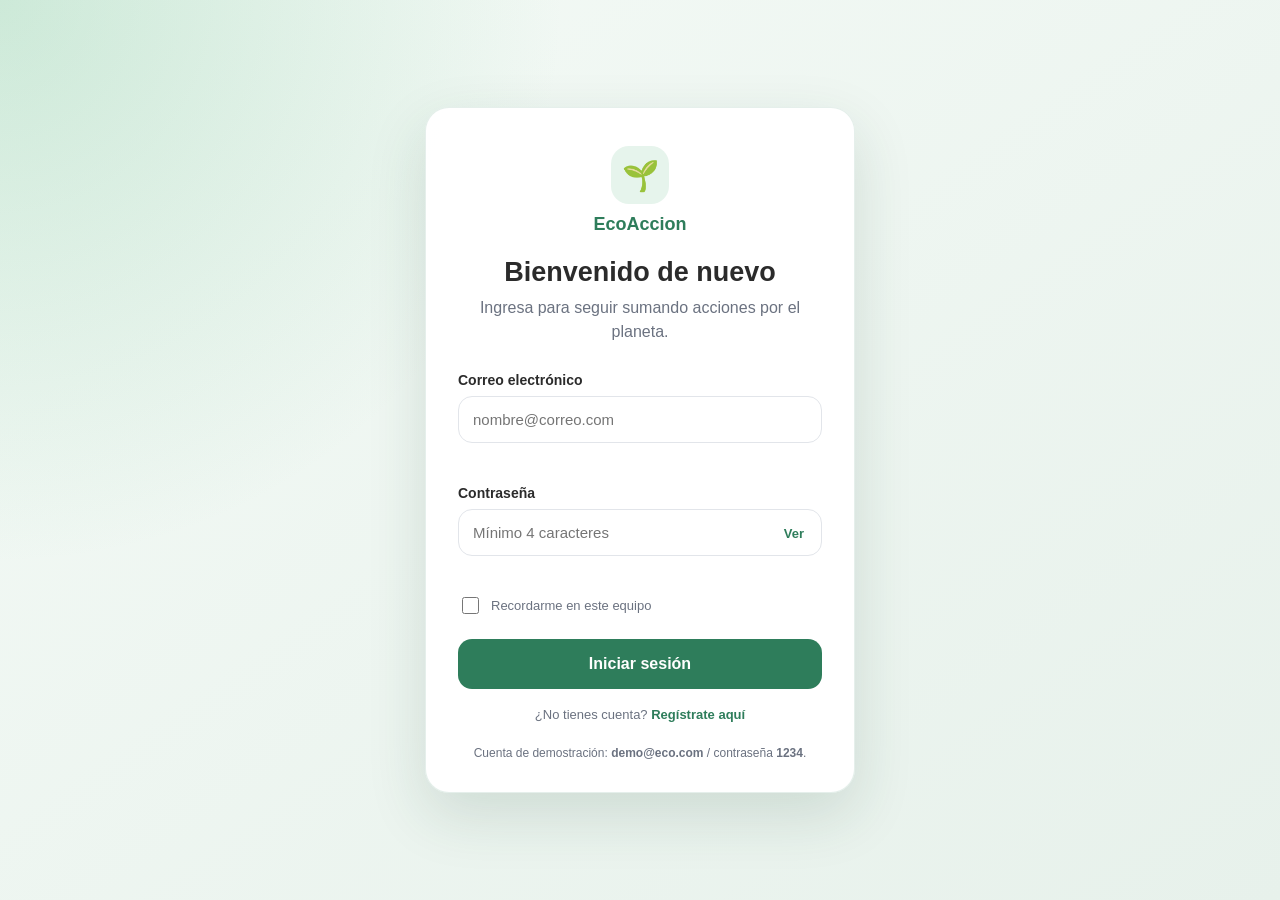
<file: EcoAccion/frontend/index.html>
<!DOCTYPE html>
<html lang="es">
<head>
  <meta charset="UTF-8" />
  <meta name="viewport" content="width=device-width, initial-scale=1.0" />
  <title>EcoAccion</title>
  <link rel="manifest" href="manifest.json" />
  <meta name="theme-color" content="#2e7d5b" />
  <link rel="apple-touch-icon" href="icon-192.png" />
  <!-- Redirige a la pantalla de inicio de sesión -->
  <meta http-equiv="refresh" content="0; url=login.html" />
  <script>window.location.replace("login.html");</script>
</head>
<body style="background:#2e7d5b;"></body>
</html>
</file>
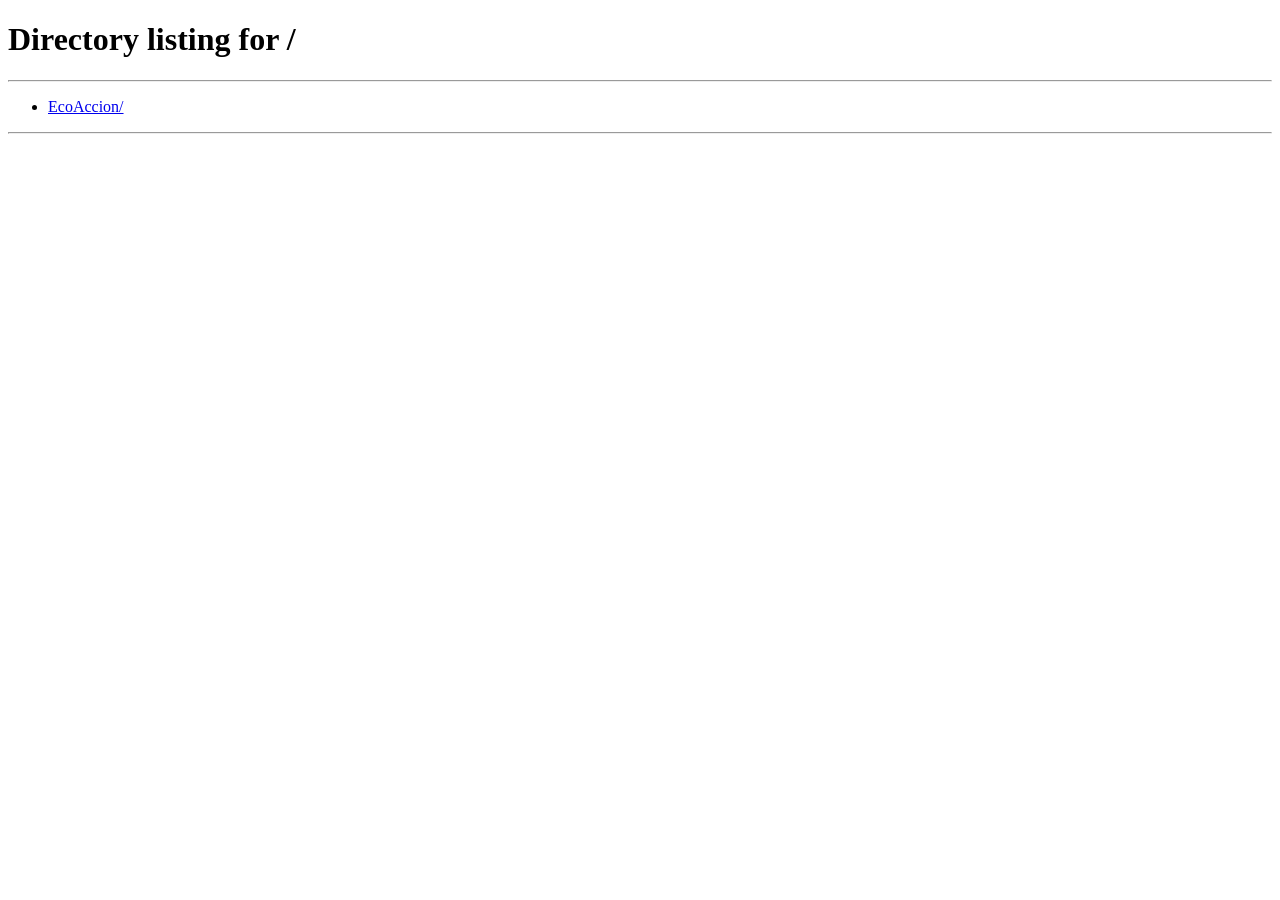
<file: EcoAccion/frontend/gestionar.html>
<!DOCTYPE html>
<html lang="es">
<head>
  <meta charset="UTF-8" />
  <meta name="viewport" content="width=device-width, initial-scale=1.0" />
  <link rel="manifest" href="manifest.json" />
  <meta name="theme-color" content="#2e7d5b" />
  <link rel="apple-touch-icon" href="icon-192.png" />
  <meta name="apple-mobile-web-app-capable" content="yes" />
  <meta name="apple-mobile-web-app-status-bar-style" content="black-translucent" />
  <meta name="apple-mobile-web-app-title" content="EcoAccion" />
  <title>EcoAccion — Gestión</title>
  <link rel="stylesheet" href="css/estilos.css" />
</head>
<body>
  <div class="telefono">
    <!-- HU10: Gestionar acciones y retos -->
    <header class="encabezado">
      <h1>Gestión</h1>
      <button type="button" class="cerrar-sesion" data-cerrar-sesion>Salir</button>
    </header>

    <div id="aviso-gestion" class="aviso" role="status" aria-live="polite"></div>

    <main class="contenido">
      <!-- Pestañas: acciones / retos -->
      <div class="pestanas">
        <button data-panel="acciones" class="activa">Acciones</button>
        <button data-panel="retos">Retos</button>
      </div>

      <!-- Panel acciones -->
      <section id="panel-acciones">
        <p class="resumen-historial">Acciones registradas en el sistema. Puedes eliminarlas.</p>
        <ul class="lista-gestion" id="lista-acciones">
          <li class="cargando">Cargando...</li>
        </ul>
      </section>

      <!-- Panel retos -->
      <section id="panel-retos" hidden>
        <form id="form-reto" class="form-reto" novalidate>
          <h2 class="titulo-seccion">Crear reto</h2>
          <div class="campo" id="campo-nombre">
            <label for="nombre-reto">Nombre</label>
            <input type="text" id="nombre-reto" placeholder="Ej. Semana sin plástico" />
            <div class="error-campo" id="error-nombre"></div>
          </div>
          <div class="campo" id="campo-descripcion">
            <label for="descripcion-reto">Descripción</label>
            <input type="text" id="descripcion-reto" placeholder="En qué consiste el reto" />
            <div class="error-campo" id="error-descripcion"></div>
          </div>
          <div class="fila-dos">
            <div class="campo" id="campo-puntos">
              <label for="puntos-reto">Puntos</label>
              <input type="number" id="puntos-reto" min="1" placeholder="50" />
              <div class="error-campo" id="error-puntos"></div>
            </div>
            <div class="campo" id="campo-fecha_limite">
              <label for="fecha-limite-reto">Fecha límite</label>
              <input type="date" id="fecha-limite-reto" />
              <div class="error-campo" id="error-fecha_limite"></div>
            </div>
            <div class="campo" id="campo-icono">
              <label for="icono-reto">Ícono</label>
              <input type="text" id="icono-reto" maxlength="2" placeholder="🌱" />
            </div>
          </div>
          <button type="submit" class="boton-primario">Crear reto</button>
        </form>

        <h2 class="titulo-seccion" style="margin-top:24px;">Retos existentes</h2>
        <ul class="lista-gestion" id="lista-retos-gestion">
          <li class="cargando">Cargando...</li>
        </ul>
      </section>
    </main>

    <nav class="nav-inferior">
      <a href="registrar.html"><span class="icono">➕</span>Registrar</a>
      <a href="historial.html"><span class="icono">📋</span>Historial</a>
      <a href="retos.html"><span class="icono">🎯</span>Retos</a>
      <a href="ranking.html"><span class="icono">🏆</span>Ranking</a>
      <a href="impacto.html"><span class="icono">📊</span>Impacto</a>
      <a href="gestionar.html" class="activo"><span class="icono">⚙️</span>Gestión</a>
    </nav>
  </div>

  <script src="js/api-local.js"></script>
  <script src="js/auth.js"></script>
  <script src="js/gestionar.js"></script>
  <script src="js/pwa.js"></script>
</body>
</html>
</file>
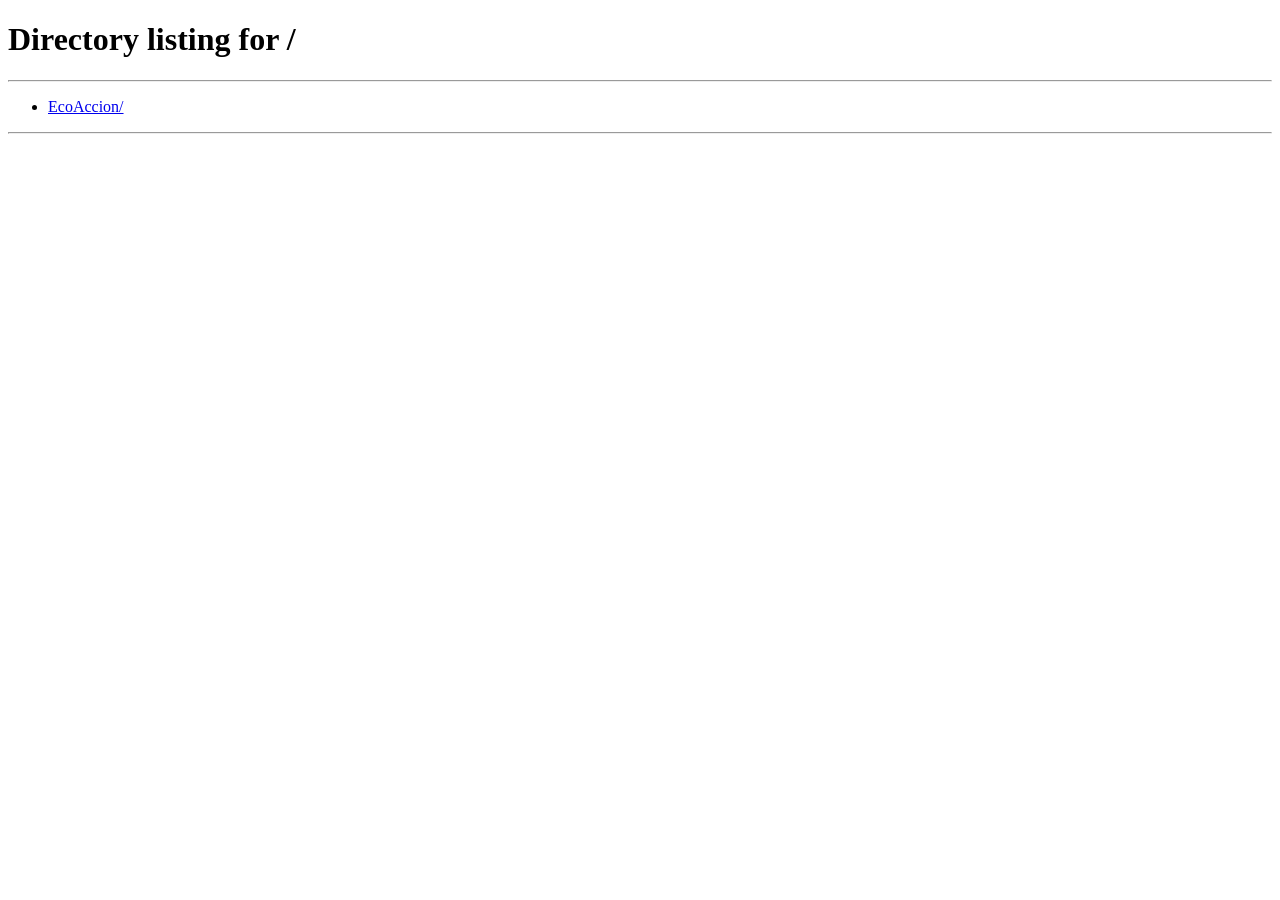
<file: EcoAccion/frontend/historial.html>
<!DOCTYPE html>
<html lang="es">
<head>
  <meta charset="UTF-8" />
  <meta name="viewport" content="width=device-width, initial-scale=1.0" />
  <link rel="manifest" href="manifest.json" />
  <meta name="theme-color" content="#2e7d5b" />
  <link rel="apple-touch-icon" href="icon-192.png" />
  <meta name="apple-mobile-web-app-capable" content="yes" />
  <meta name="apple-mobile-web-app-status-bar-style" content="black-translucent" />
  <meta name="apple-mobile-web-app-title" content="EcoAccion" />
  <title>EcoAccion — Mi historial</title>
  <link rel="stylesheet" href="css/estilos.css" />
</head>
<body>
  <div class="telefono">
    <header class="encabezado">
      <a class="flecha" href="registrar.html" title="Volver">&larr;</a>
      <h1>Mi historial</h1>
      <button type="button" class="cerrar-sesion" data-cerrar-sesion>Salir</button>
    </header>

    <main class="contenido">
      <div id="resumen-historial" class="resumen-historial" hidden></div>
      <div id="aviso-historial" class="aviso aviso-historial" role="status" aria-live="polite"></div>
      <ul id="lista-historial" class="lista-historial" aria-label="Acciones sostenibles registradas">
        <li class="cargando">Cargando historial...</li>
      </ul>
      <div id="historial-vacio" class="estado-vacio" hidden>
        <p>Aún no has registrado acciones sostenibles.</p>
        <a class="boton-primario boton-enlace" href="registrar.html">Registrar una acción</a>
      </div>
    </main>

    <nav class="nav-inferior">
      <a href="registrar.html"><span class="icono">➕</span>Registrar</a>
      <a href="historial.html" class="activo"><span class="icono">📋</span>Historial</a>
      <a href="retos.html"><span class="icono">🎯</span>Retos</a>
      <a href="ranking.html"><span class="icono">🏆</span>Ranking</a>
      <a href="impacto.html"><span class="icono">📊</span>Impacto</a>
      <a href="gestionar.html"><span class="icono">⚙️</span>Gestión</a>
    </nav>
  </div>

  <script src="js/api-local.js"></script>
  <script src="js/auth.js"></script>
  <script src="js/historial.js"></script>
  <script src="js/pwa.js"></script>
</body>
</html>
</file>
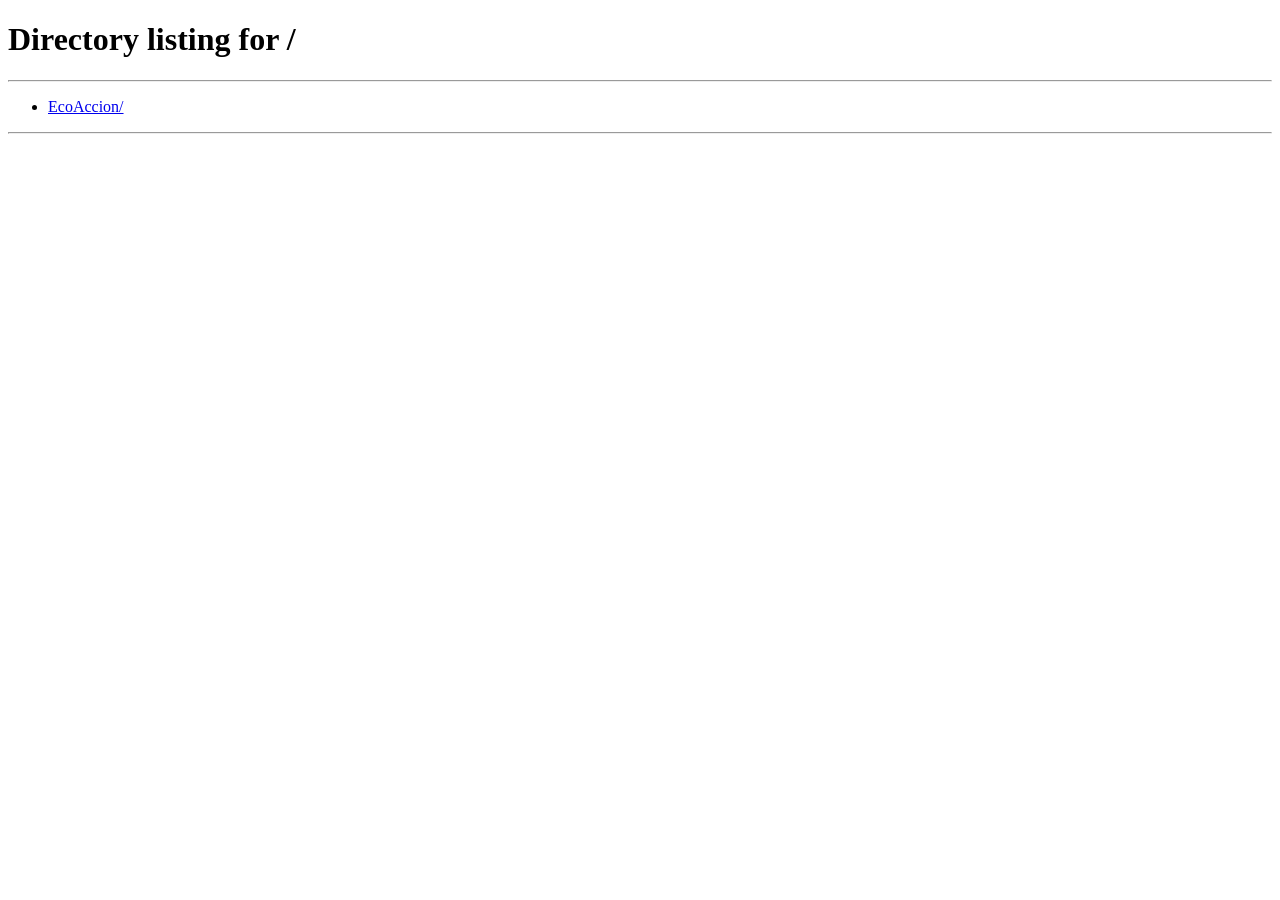
<file: EcoAccion/frontend/impacto.html>
<!DOCTYPE html>
<html lang="es">
<head>
  <meta charset="UTF-8" />
  <meta name="viewport" content="width=device-width, initial-scale=1.0" />
  <link rel="manifest" href="manifest.json" />
  <meta name="theme-color" content="#2e7d5b" />
  <link rel="apple-touch-icon" href="icon-192.png" />
  <meta name="apple-mobile-web-app-capable" content="yes" />
  <meta name="apple-mobile-web-app-status-bar-style" content="black-translucent" />
  <meta name="apple-mobile-web-app-title" content="EcoAccion" />
  <title>EcoAccion — Mi impacto</title>
  <link rel="stylesheet" href="css/estilos.css" />
</head>
<body>
  <div class="telefono">
    <!-- HU06: Visualizar impacto ambiental -->
    <header class="encabezado">
      <a class="flecha" href="ranking.html" title="Volver">&larr;</a>
      <h1>Mi impacto</h1>
      <button type="button" class="cerrar-sesion" data-cerrar-sesion>Salir</button>
    </header>

    <main class="contenido">
      <select id="selector-periodo" class="selector-periodo">
        <option value="mes">Este mes</option>
        <option value="todo">Todo el tiempo</option>
      </select>

      <!-- Se reemplaza por el estado vacío si el usuario no tiene acciones -->
      <div id="panel-impacto">
        <div class="tarjeta-puntos">
          <span class="etiqueta-puntos">Puntos totales</span>
          <span class="valor-puntos"><span id="valor-puntos">0</span> pts</span>
          <span class="subtitulo-puntos" id="subtitulo-acciones"></span>
        </div>

        <h2 class="titulo-seccion">Impacto generado</h2>

        <div class="grid-impacto">
          <div class="tarjeta-impacto">
            <span class="etiqueta-impacto">CO&#8322; evitado</span>
            <span class="valor-impacto"><span id="valor-co2">0</span> kg</span>
          </div>
          <div class="tarjeta-impacto">
            <span class="etiqueta-impacto">Agua ahorrada</span>
            <span class="valor-impacto"><span id="valor-agua">0</span> L</span>
          </div>
          <div class="tarjeta-impacto">
            <span class="etiqueta-impacto">Energía ahorrada</span>
            <span class="valor-impacto"><span id="valor-energia">0</span> kWh</span>
          </div>
          <div class="tarjeta-impacto">
            <span class="etiqueta-impacto">Árboles plantados</span>
            <span class="valor-impacto"><span id="valor-arboles">0</span></span>
          </div>
        </div>
      </div>

      <div id="estado-vacio" class="estado-vacio" hidden>
        <p>Aún no has registrado acciones sostenibles en este período.</p>
        <a class="boton-primario boton-enlace" href="registrar.html">Registrar una acción</a>
      </div>
    </main>

    <!-- Navegación inferior -->
    <nav class="nav-inferior">
      <a href="registrar.html"><span class="icono">➕</span>Registrar</a>
      <a href="historial.html"><span class="icono">📋</span>Historial</a>
      <a href="retos.html"><span class="icono">🎯</span>Retos</a>
      <a href="ranking.html"><span class="icono">🏆</span>Ranking</a>
      <a href="impacto.html" class="activo"><span class="icono">📊</span>Impacto</a>
      <a href="gestionar.html"><span class="icono">⚙️</span>Gestión</a>
    </nav>
  </div>

  <script src="js/api-local.js"></script>
  <script src="js/auth.js"></script>
  <script src="js/impacto.js"></script>
  <script src="js/pwa.js"></script>
</body>
</html>
</file>
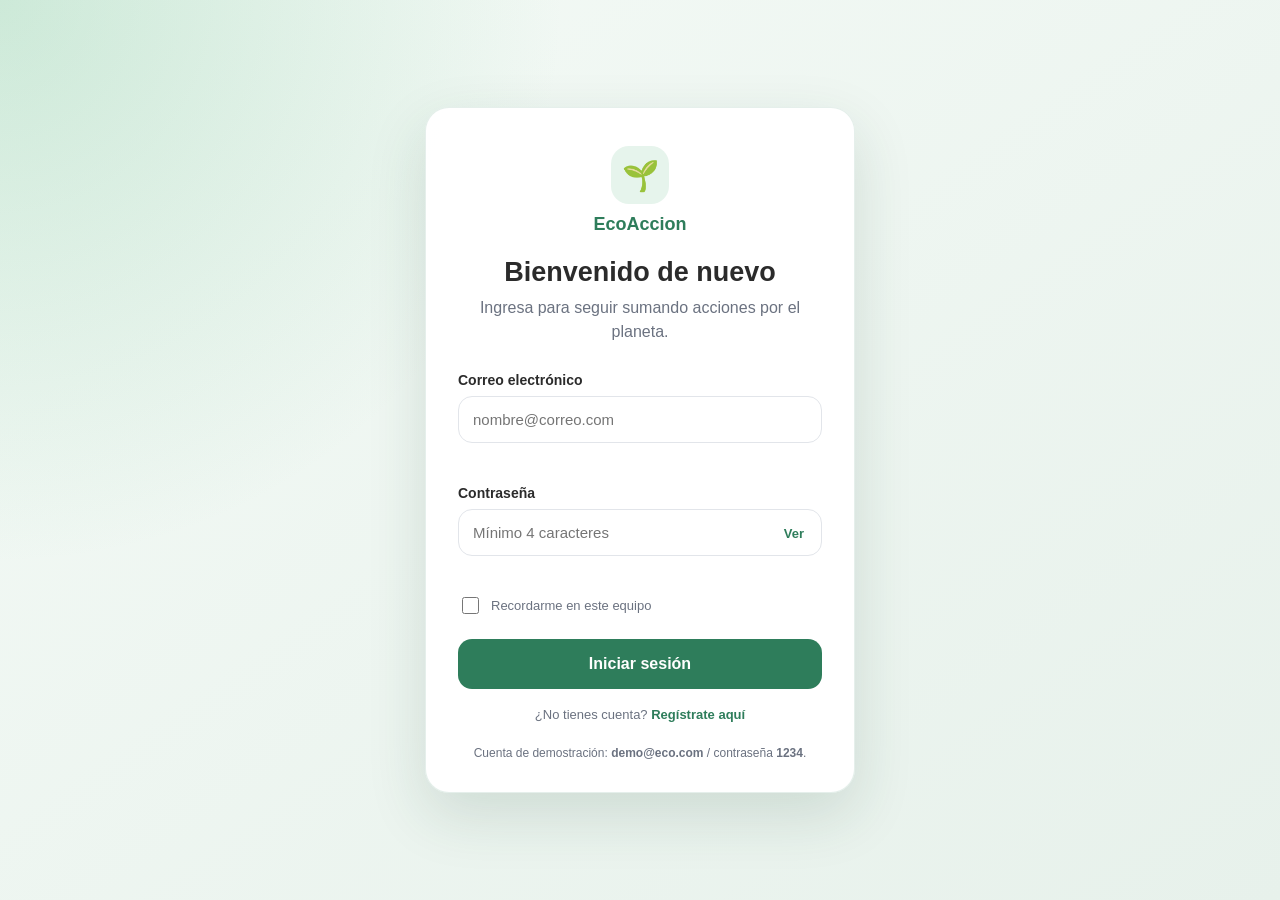
<file: EcoAccion/frontend/login.html>
<!DOCTYPE html>
<html lang="es">
<head>
  <meta charset="UTF-8" />
  <meta name="viewport" content="width=device-width, initial-scale=1.0" />
  <link rel="manifest" href="manifest.json" />
  <meta name="theme-color" content="#2e7d5b" />
  <link rel="apple-touch-icon" href="icon-192.png" />
  <meta name="apple-mobile-web-app-capable" content="yes" />
  <meta name="apple-mobile-web-app-status-bar-style" content="black-translucent" />
  <meta name="apple-mobile-web-app-title" content="EcoAccion" />
  <title>EcoAccion — Iniciar sesión</title>
  <link rel="stylesheet" href="css/estilos.css" />
</head>
<body class="pagina-login">
  <main class="login-contenedor">
    <section class="login-tarjeta" aria-labelledby="titulo-login">
      <div class="marca-login" aria-hidden="true">🌱</div>
      <p class="nombre-app">EcoAccion</p>
      <h1 id="titulo-login">Bienvenido de nuevo</h1>
      <p class="texto-login">Ingresa para seguir sumando acciones por el planeta.</p>

      <div id="aviso-login" class="aviso-login" role="alert" aria-live="polite"></div>

      <form id="form-login" novalidate>
        <div class="campo" id="campo-correo">
          <label for="correo">Correo electrónico</label>
          <input
            type="email"
            id="correo"
            name="correo"
            placeholder="nombre@correo.com"
            autocomplete="email"
            required
          />
          <div class="error-campo" id="error-correo"></div>
        </div>

        <div class="campo" id="campo-contrasena">
          <label for="contrasena">Contraseña</label>
          <div class="campo-contrasena">
            <input
              type="password"
              id="contrasena"
              name="contrasena"
              placeholder="Mínimo 4 caracteres"
              autocomplete="current-password"
              required
            />
            <button type="button" id="alternar-contrasena" class="ver-contrasena" aria-label="Mostrar contraseña">
              Ver
            </button>
          </div>
          <div class="error-campo" id="error-contrasena"></div>
        </div>

        <label class="recordarme">
          <input type="checkbox" id="recordarme" />
          <span>Recordarme en este equipo</span>
        </label>

        <button type="submit" class="boton-primario" id="btn-login">
          Iniciar sesión
        </button>
      </form>

      <p class="enlace-registro">
        ¿No tienes cuenta? <a href="registro.html">Regístrate aquí</a>
      </p>

      <p class="nota-demo">
        Cuenta de demostración: <strong>demo@eco.com</strong> / contraseña <strong>1234</strong>.
      </p>
    </section>
  </main>

  <script src="js/api-local.js"></script>
  <script src="js/login.js"></script>
  <script src="js/pwa.js"></script>
</body>
</html>
</file>
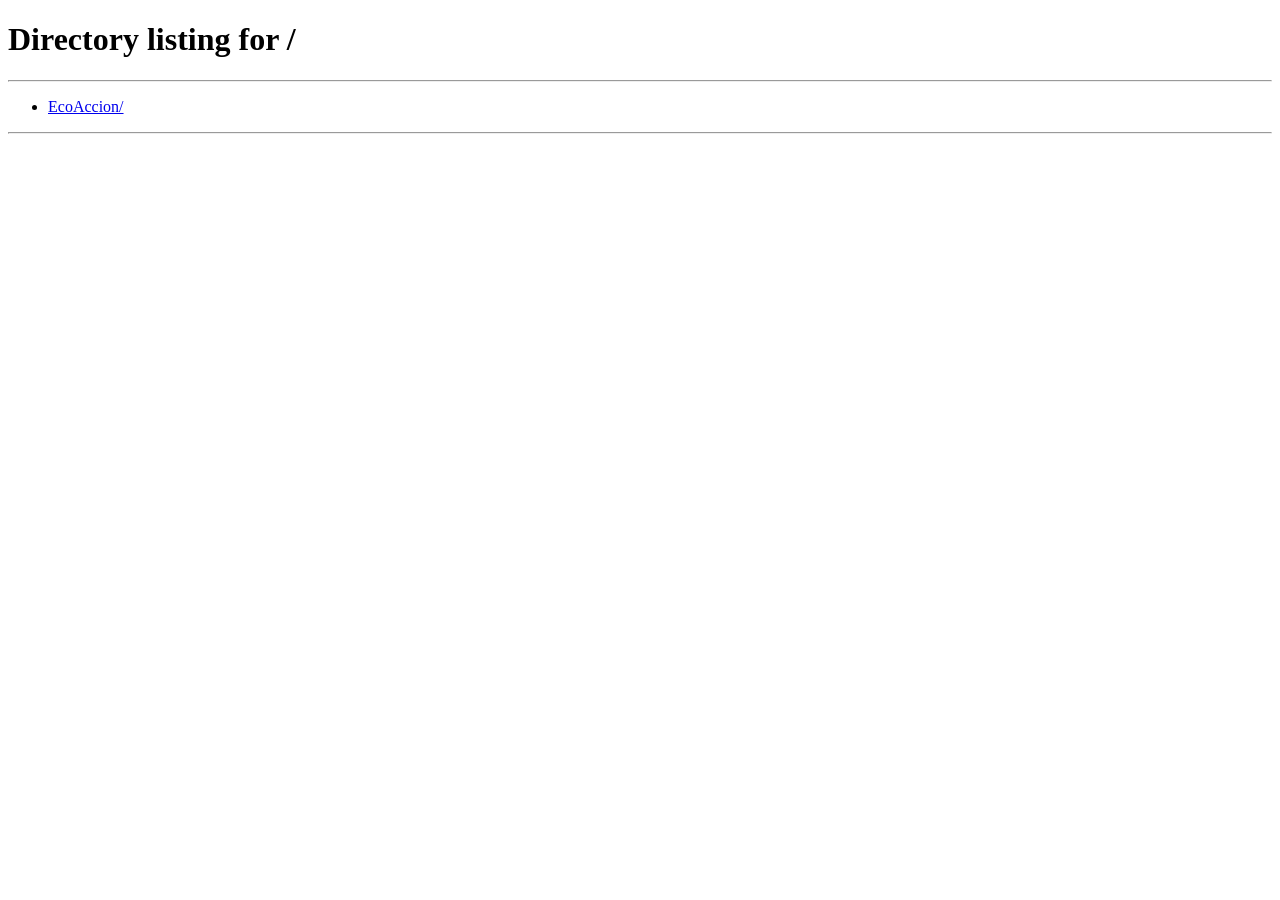
<file: EcoAccion/frontend/registrar.html>
<!DOCTYPE html>
<html lang="es">
<head>
  <meta charset="UTF-8" />
  <meta name="viewport" content="width=device-width, initial-scale=1.0" />
  <link rel="manifest" href="manifest.json" />
  <meta name="theme-color" content="#2e7d5b" />
  <link rel="apple-touch-icon" href="icon-192.png" />
  <meta name="apple-mobile-web-app-capable" content="yes" />
  <meta name="apple-mobile-web-app-status-bar-style" content="black-translucent" />
  <meta name="apple-mobile-web-app-title" content="EcoAccion" />
  <title>EcoAccion — Registrar acción</title>
  <link rel="stylesheet" href="css/estilos.css" />
</head>
<body>
  <div class="telefono">
    <!-- HU03: Registrar acción sostenible -->
    <header class="encabezado">
      <h1>Registrar acción</h1>
      <button type="button" class="cerrar-sesion" data-cerrar-sesion>Salir</button>
    </header>

    <!-- Aviso de éxito/error (notifica al usuario, criterio HU03) -->
    <div id="aviso" class="aviso" role="status" aria-live="polite"></div>

    <main class="contenido">
      <form id="form-accion" novalidate>
        <!-- HU04: la categoría se elige en un selector visual -->
        <div class="campo" id="campo-categoria">
          <label for="abrir-categorias">Tipo de acción</label>
          <input type="hidden" id="categoria" name="categoria" />
          <button
            type="button"
            id="abrir-categorias"
            class="selector-categoria"
            aria-haspopup="dialog"
          >
            <span id="categoria-seleccionada">Seleccionar tipo</span>
            <span aria-hidden="true">›</span>
          </button>
          <div class="error-campo" id="error-categoria"></div>
        </div>

        <!-- Fecha -->
        <div class="campo" id="campo-fecha">
          <label for="fecha">Fecha</label>
          <input type="date" id="fecha" name="fecha" />
          <div class="error-campo" id="error-fecha"></div>
        </div>

        <!-- Descripción (máx. 200) -->
        <div class="campo" id="campo-descripcion">
          <label for="descripcion">Descripción</label>
          <textarea id="descripcion" name="descripcion" maxlength="200"
                    placeholder="Describe tu acción..."></textarea>
          <div class="contador"><span id="contador">0</span>/200</div>
          <div class="error-campo" id="error-descripcion"></div>
        </div>

        <button type="submit" class="boton-primario" id="btn-guardar">
          Guardar acción
        </button>
      </form>
    </main>

    <dialog id="dialogo-categorias" class="dialogo-categorias" aria-labelledby="titulo-categorias">
      <form method="dialog" class="panel-categorias">
        <header class="encabezado encabezado-dialogo">
          <button type="button" id="cerrar-categorias" class="boton-icono" aria-label="Cerrar">←</button>
          <h2 id="titulo-categorias">Tipo de acción</h2>
        </header>
        <div id="lista-categorias" class="lista-categorias" role="radiogroup" aria-label="Tipos de acción">
          <p class="cargando">Cargando tipos de acción...</p>
        </div>
        <div class="pie-dialogo">
          <button type="button" id="confirmar-categoria" class="boton-primario" disabled>Confirmar</button>
        </div>
      </form>
    </dialog>

    <!-- Navegación inferior -->
    <nav class="nav-inferior">
      <a href="registrar.html" class="activo"><span class="icono">➕</span>Registrar</a>
      <a href="historial.html"><span class="icono">📋</span>Historial</a>
      <a href="retos.html"><span class="icono">🎯</span>Retos</a>
      <a href="ranking.html"><span class="icono">🏆</span>Ranking</a>
      <a href="impacto.html"><span class="icono">📊</span>Impacto</a>
      <a href="gestionar.html"><span class="icono">⚙️</span>Gestión</a>
    </nav>
  </div>

  <script src="js/api-local.js"></script>
  <script src="js/auth.js"></script>
  <script src="js/registrar.js"></script>
  <script src="js/pwa.js"></script>
</body>
</html>
</file>
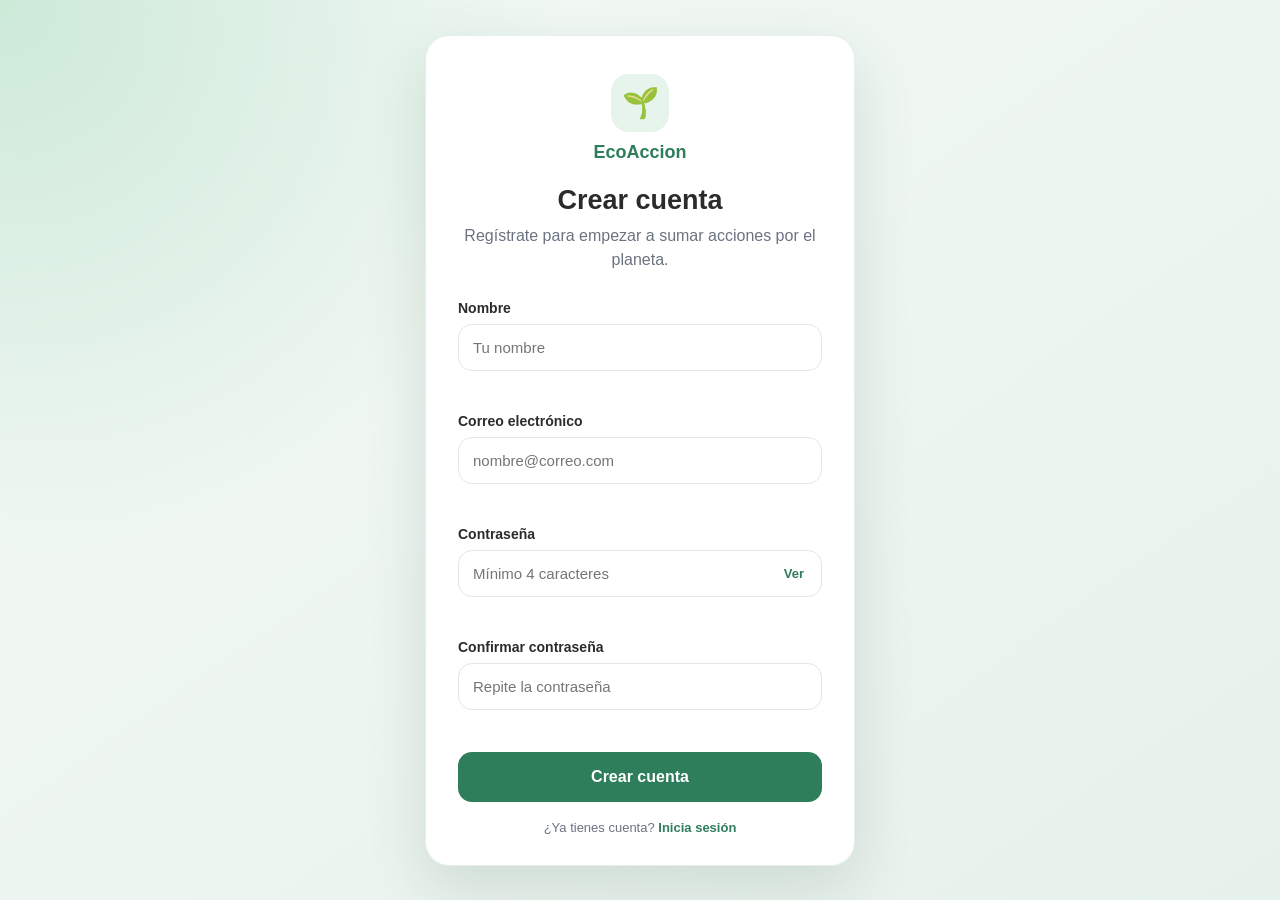
<file: EcoAccion/frontend/registro.html>
<!DOCTYPE html>
<html lang="es">
<head>
  <meta charset="UTF-8" />
  <meta name="viewport" content="width=device-width, initial-scale=1.0" />
  <link rel="manifest" href="manifest.json" />
  <meta name="theme-color" content="#2e7d5b" />
  <link rel="apple-touch-icon" href="icon-192.png" />
  <meta name="apple-mobile-web-app-capable" content="yes" />
  <meta name="apple-mobile-web-app-status-bar-style" content="black-translucent" />
  <meta name="apple-mobile-web-app-title" content="EcoAccion" />
  <title>EcoAccion — Crear cuenta</title>
  <link rel="stylesheet" href="css/estilos.css" />
</head>
<body class="pagina-login">
  <main class="login-contenedor">
    <section class="login-tarjeta" aria-labelledby="titulo-registro">
      <div class="marca-login" aria-hidden="true">🌱</div>
      <p class="nombre-app">EcoAccion</p>
      <h1 id="titulo-registro">Crear cuenta</h1>
      <p class="texto-login">Regístrate para empezar a sumar acciones por el planeta.</p>

      <div id="aviso-registro" class="aviso-login" role="alert" aria-live="polite"></div>

      <form id="form-registro" novalidate>
        <div class="campo" id="campo-nombre">
          <label for="nombre">Nombre</label>
          <input type="text" id="nombre" name="nombre" placeholder="Tu nombre" autocomplete="name" required />
          <div class="error-campo" id="error-nombre"></div>
        </div>

        <div class="campo" id="campo-correo">
          <label for="correo">Correo electrónico</label>
          <input type="email" id="correo" name="correo" placeholder="nombre@correo.com" autocomplete="email" required />
          <div class="error-campo" id="error-correo"></div>
        </div>

        <div class="campo" id="campo-password">
          <label for="password">Contraseña</label>
          <div class="campo-contrasena">
            <input type="password" id="password" name="password" placeholder="Mínimo 4 caracteres" autocomplete="new-password" required />
            <button type="button" id="alternar-password" class="ver-contrasena" aria-label="Mostrar contraseña">Ver</button>
          </div>
          <div class="error-campo" id="error-password"></div>
        </div>

        <div class="campo" id="campo-confirmar">
          <label for="confirmar">Confirmar contraseña</label>
          <input type="password" id="confirmar" name="confirmar" placeholder="Repite la contraseña" autocomplete="new-password" required />
          <div class="error-campo" id="error-confirmar"></div>
        </div>

        <button type="submit" class="boton-primario" id="btn-registro">Crear cuenta</button>
      </form>

      <p class="enlace-registro">
        ¿Ya tienes cuenta? <a href="login.html">Inicia sesión</a>
      </p>
    </section>
  </main>

  <script src="js/api-local.js"></script>
  <script src="js/registro.js"></script>
  <script src="js/pwa.js"></script>
</body>
</html>
</file>
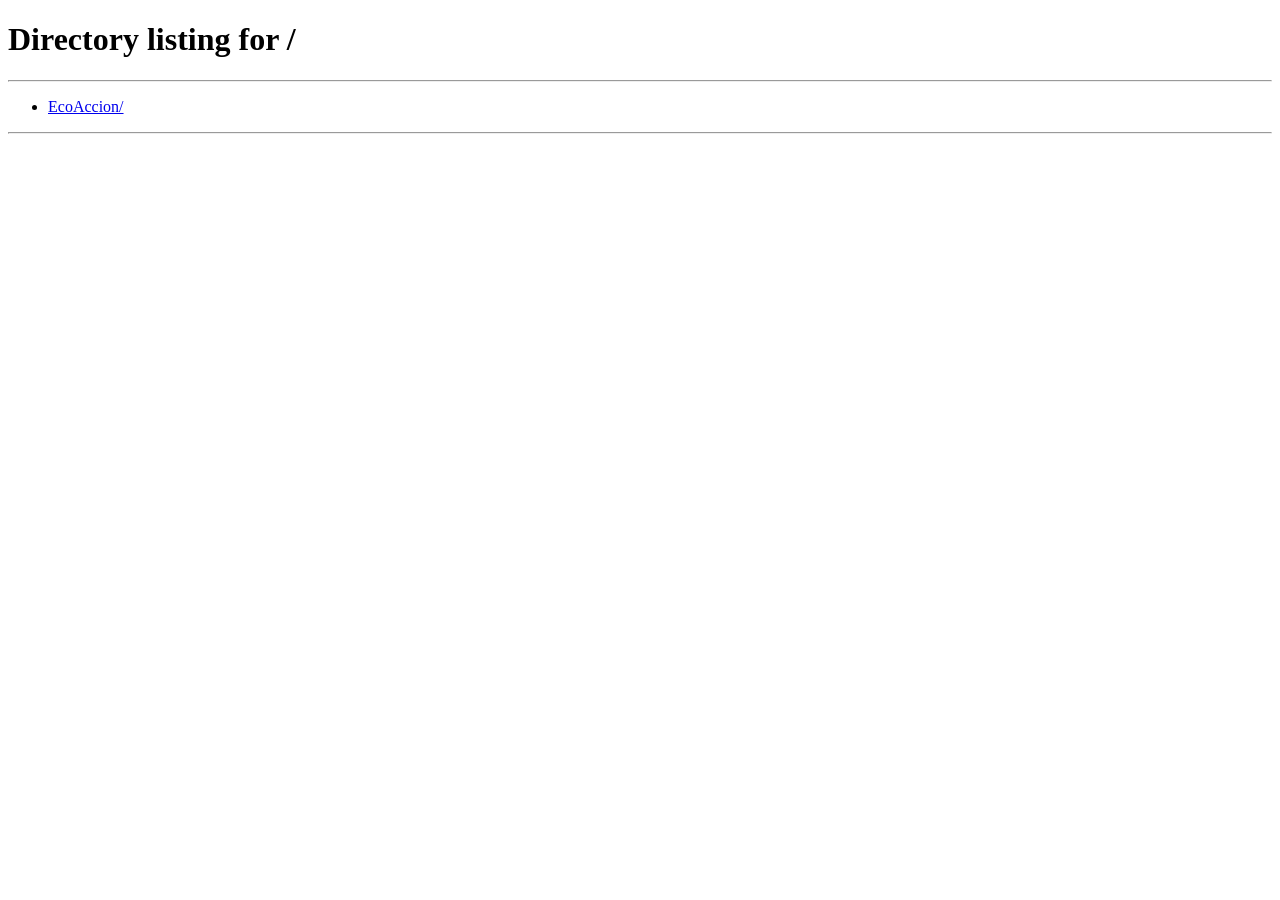
<file: EcoAccion/frontend/retos.html>
<!DOCTYPE html>
<html lang="es">
<head>
  <meta charset="UTF-8" />
  <meta name="viewport" content="width=device-width, initial-scale=1.0" />
  <link rel="manifest" href="manifest.json" />
  <meta name="theme-color" content="#2e7d5b" />
  <link rel="apple-touch-icon" href="icon-192.png" />
  <meta name="apple-mobile-web-app-capable" content="yes" />
  <meta name="apple-mobile-web-app-status-bar-style" content="black-translucent" />
  <meta name="apple-mobile-web-app-title" content="EcoAccion" />
  <title>EcoAccion — Retos</title>
  <link rel="stylesheet" href="css/estilos.css" />
</head>
<body>
  <div class="telefono">
    <!-- HU09: Retos sostenibles -->
    <header class="encabezado">
      <h1>Retos sostenibles</h1>
      <button type="button" class="cerrar-sesion" data-cerrar-sesion>Salir</button>
    </header>

    <div id="aviso-retos" class="aviso" role="status" aria-live="polite"></div>

    <main class="contenido">
      <p class="resumen-historial">Únete a los retos y gana puntos extra al completarlos.</p>
      <ul class="lista-retos" id="lista-retos">
        <li class="cargando">Cargando retos...</li>
      </ul>
    </main>

    <nav class="nav-inferior">
      <a href="registrar.html"><span class="icono">➕</span>Registrar</a>
      <a href="historial.html"><span class="icono">📋</span>Historial</a>
      <a href="retos.html" class="activo"><span class="icono">🎯</span>Retos</a>
      <a href="ranking.html"><span class="icono">🏆</span>Ranking</a>
      <a href="impacto.html"><span class="icono">📊</span>Impacto</a>
      <a href="gestionar.html"><span class="icono">⚙️</span>Gestión</a>
    </nav>
  </div>

  <script src="js/api-local.js"></script>
  <script src="js/auth.js"></script>
  <script src="js/retos.js"></script>
  <script src="js/pwa.js"></script>
</body>
</html>
</file>
<file: EcoAccion/frontend/css/estilos.css>
/* ==========================================================================
   EcoAccion — estilos compartidos (HU03 y HU08)
   Diseño tipo app móvil basado en los mockups de Trello.
   ========================================================================== */

:root {
  --verde:        #2e7d5b;
  --verde-osc:    #245c45;
  --gris-texto:   #2b2b2b;
  --gris-suave:   #6b7280;
  --borde:        #e2e5ea;
  --fondo:        #eef1f4;
  --blanco:       #ffffff;
  --oro:          #f4b740;
  --plata:        #b8c0cc;
  --bronce:       #cd8b57;
  --error:        #d9534f;
  --ok:           #2e7d5b;
  --radio:        14px;
  --sombra:       0 8px 30px rgba(0, 0, 0, 0.08);
}

* { box-sizing: border-box; }

body {
  margin: 0;
  font-family: "Segoe UI", Roboto, Helvetica, Arial, sans-serif;
  background: var(--fondo);
  color: var(--gris-texto);
  display: flex;
  justify-content: center;
  min-height: 100vh;
}

/* Marco tipo teléfono para acercarse al mockup */
.telefono {
  width: 100%;
  max-width: 420px;
  background: var(--blanco);
  min-height: 100vh;
  display: flex;
  flex-direction: column;
  box-shadow: var(--sombra);
  position: relative;
}

.encabezado {
  display: flex;
  align-items: center;
  gap: 12px;
  padding: 18px 20px;
  border-bottom: 1px solid var(--borde);
}

.encabezado .flecha {
  font-size: 22px;
  color: var(--gris-texto);
  text-decoration: none;
  line-height: 1;
}

.encabezado h1 {
  font-size: 19px;
  margin: 0;
  font-weight: 600;
}

.cerrar-sesion {
  margin-left: auto;
  padding: 8px 12px;
  font: inherit;
  font-size: 13px;
  font-weight: 600;
  color: var(--verde);
  background: #e6f4ec;
  border: 0;
  border-radius: 999px;
  cursor: pointer;
}

.cerrar-sesion:hover { background: #d7ecdf; }

.contenido {
  padding: 22px 20px;
  flex: 1;
}

/* -------------------------------------------------------------------------
   Formulario (HU03)
   ------------------------------------------------------------------------- */
.campo { margin-bottom: 20px; }

.campo label {
  display: block;
  font-size: 14px;
  font-weight: 600;
  margin-bottom: 8px;
}

.campo select,
.campo input,
.campo textarea,
.selector-categoria {
  width: 100%;
  padding: 14px;
  font-size: 15px;
  border: 1px solid var(--borde);
  border-radius: var(--radio);
  background: var(--blanco);
  color: var(--gris-texto);
  font-family: inherit;
}

.selector-categoria {
  display: flex;
  align-items: center;
  justify-content: space-between;
  cursor: pointer;
  text-align: left;
}

.selector-categoria > span:last-child {
  font-size: 24px;
  line-height: 14px;
  transform: rotate(90deg);
  color: var(--gris-suave);
}

.selector-categoria.con-seleccion { color: var(--gris-texto); }

.campo select:focus,
.campo input:focus,
.campo textarea:focus,
.selector-categoria:focus {
  outline: none;
  border-color: var(--verde);
  box-shadow: 0 0 0 3px rgba(46, 125, 91, 0.12);
}

.campo textarea {
  resize: vertical;
  min-height: 110px;
}

/* Marca de campo inválido */
.campo.invalido select,
.campo.invalido input,
.campo.invalido textarea,
.campo.invalido .selector-categoria {
  border-color: var(--error);
  box-shadow: 0 0 0 3px rgba(217, 83, 79, 0.12);
}

.contador {
  text-align: right;
  font-size: 12px;
  color: var(--gris-suave);
  margin-top: 6px;
}

.error-campo {
  color: var(--error);
  font-size: 12.5px;
  margin-top: 6px;
  min-height: 16px;
}

/* -------------------------------------------------------------------------
   Selector de tipo de acción (HU04)
   ------------------------------------------------------------------------- */
.dialogo-categorias {
  width: calc(100% - 32px);
  max-width: 388px;
  max-height: calc(100vh - 32px);
  padding: 0;
  overflow: hidden;
  color: var(--gris-texto);
  background: var(--blanco);
  border: 0;
  border-radius: 20px;
  box-shadow: 0 24px 70px rgba(0, 0, 0, 0.24);
}

.dialogo-categorias::backdrop { background: rgba(21, 30, 26, 0.5); }

.panel-categorias {
  display: flex;
  flex-direction: column;
  max-height: calc(100vh - 32px);
}

.encabezado-dialogo { flex-shrink: 0; }
.encabezado-dialogo h2 { margin: 0; font-size: 19px; }

.boton-icono {
  display: grid;
  place-items: center;
  width: 34px;
  height: 34px;
  padding: 0;
  font: inherit;
  font-size: 22px;
  color: var(--gris-texto);
  background: transparent;
  border: 0;
  border-radius: 50%;
  cursor: pointer;
}

.boton-icono:hover { background: var(--fondo); }

.lista-categorias {
  display: grid;
  gap: 10px;
  padding: 18px 20px;
  overflow-y: auto;
}

.opcion-categoria {
  display: flex;
  align-items: center;
  gap: 11px;
  min-height: 72px;
  padding: 11px 12px;
  border: 1px solid var(--borde);
  border-radius: 12px;
  cursor: pointer;
  transition: border-color 0.15s, background 0.15s;
}

.opcion-categoria:has(input:checked) {
  border-color: var(--verde);
  background: #f1f9f4;
}

.opcion-categoria input {
  width: 17px;
  height: 17px;
  margin: 0;
  accent-color: var(--verde);
  flex-shrink: 0;
}

.icono-categoria { width: 27px; text-align: center; font-size: 24px; }

.textos-categoria { display: flex; flex: 1; flex-direction: column; gap: 3px; }
.textos-categoria strong { font-size: 14px; }
.textos-categoria small { line-height: 1.25; color: var(--gris-suave); }
.puntos-categoria { font-size: 12px; font-weight: 700; color: var(--verde); }

.pie-dialogo {
  flex-shrink: 0;
  padding: 0 20px 20px;
  background: var(--blanco);
}

.boton-primario {
  width: 100%;
  padding: 16px;
  font-size: 16px;
  font-weight: 600;
  color: var(--blanco);
  background: var(--verde);
  border: none;
  border-radius: var(--radio);
  cursor: pointer;
  transition: background 0.15s ease;
}

.boton-primario:hover { background: var(--verde-osc); }
.boton-primario:disabled { opacity: 0.6; cursor: not-allowed; }

/* Aviso (toast) de éxito o error */
.aviso {
  margin: 0 20px 14px;
  padding: 12px 14px;
  border-radius: var(--radio);
  font-size: 14px;
  display: none;
}

.aviso.exito { background: #e6f4ec; color: var(--ok); display: block; }
.aviso.fallo { background: #fbeaea; color: var(--error); display: block; }

/* -------------------------------------------------------------------------
   Ranking (HU08)
   ------------------------------------------------------------------------- */
.pestanas {
  display: flex;
  background: var(--fondo);
  border-radius: 999px;
  padding: 4px;
  margin-bottom: 20px;
}

.pestanas button {
  flex: 1;
  padding: 10px;
  border: none;
  background: transparent;
  border-radius: 999px;
  font-size: 14px;
  font-weight: 600;
  color: var(--gris-suave);
  cursor: pointer;
}

.pestanas button.activa {
  background: var(--blanco);
  color: var(--verde);
  box-shadow: 0 1px 4px rgba(0, 0, 0, 0.08);
}

.lista-ranking { list-style: none; margin: 0; padding: 0; }

.fila-ranking {
  display: flex;
  align-items: center;
  gap: 12px;
  padding: 12px 10px;
  border-radius: var(--radio);
  margin-bottom: 6px;
}

.fila-ranking.yo {
  background: #e6f4ec;
  border: 1px solid rgba(46, 125, 91, 0.35);
}

.posicion {
  width: 26px;
  text-align: center;
  font-weight: 700;
  font-size: 15px;
  color: var(--gris-suave);
}

.medalla { font-size: 18px; }

.avatar {
  width: 38px;
  height: 38px;
  border-radius: 50%;
  background: var(--verde);
  color: var(--blanco);
  display: flex;
  align-items: center;
  justify-content: center;
  font-weight: 600;
  font-size: 14px;
  flex-shrink: 0;
}

.nombre { flex: 1; font-weight: 600; font-size: 15px; }
.puntos { font-weight: 700; color: var(--verde); font-size: 15px; }
.puntos span { font-weight: 400; color: var(--gris-suave); font-size: 12px; }

.cargando { text-align: center; color: var(--gris-suave); padding: 30px 0; }

/* -------------------------------------------------------------------------
   Mi impacto (HU06)
   ------------------------------------------------------------------------- */
.selector-periodo {
  width: 100%;
  padding: 14px;
  margin-bottom: 20px;
  font-size: 15px;
  font-family: inherit;
  color: var(--gris-texto);
  background: var(--blanco);
  border: 1px solid var(--borde);
  border-radius: var(--radio);
  appearance: none;
  background-image: url("data:image/svg+xml,%3Csvg xmlns='http://www.w3.org/2000/svg' viewBox='0 0 24 24' fill='none' stroke='%236b7280' stroke-width='2'%3E%3Cpath d='M6 9l6 6 6-6'/%3E%3C/svg%3E");
  background-repeat: no-repeat;
  background-position: right 14px center;
  background-size: 18px;
}

.tarjeta-puntos {
  display: flex;
  flex-direction: column;
  align-items: center;
  gap: 6px;
  padding: 26px 20px;
  margin-bottom: 24px;
  text-align: center;
  border: 1px solid var(--borde);
  border-radius: var(--radio);
  background: var(--blanco);
}

.etiqueta-puntos {
  font-size: 14px;
  color: var(--gris-suave);
}

.valor-puntos {
  font-size: 32px;
  font-weight: 700;
  color: var(--gris-texto);
}

.valor-puntos span:last-child { font-size: 18px; font-weight: 400; color: var(--gris-suave); }

.subtitulo-puntos {
  font-size: 13px;
  color: var(--gris-suave);
}

.titulo-seccion {
  font-size: 15px;
  font-weight: 600;
  margin: 0 0 14px;
}

.grid-impacto {
  display: grid;
  grid-template-columns: 1fr 1fr;
  gap: 12px;
}

.tarjeta-impacto {
  display: flex;
  flex-direction: column;
  gap: 8px;
  padding: 18px;
  border: 1px solid var(--borde);
  border-radius: var(--radio);
  background: var(--blanco);
}

.etiqueta-impacto {
  font-size: 13px;
  color: var(--gris-suave);
}

.valor-impacto {
  font-size: 22px;
  font-weight: 700;
  color: var(--verde);
}

.estado-vacio {
  text-align: center;
  padding: 50px 10px;
  color: var(--gris-suave);
}

.estado-vacio p { margin: 0 0 20px; font-size: 15px; }

.boton-enlace {
  display: inline-block;
  width: auto;
  padding: 14px 24px;
  text-decoration: none;
}

/* -------------------------------------------------------------------------
   Historial de acciones (HU03)
   ------------------------------------------------------------------------- */
.resumen-historial {
  margin-bottom: 16px;
  font-size: 13px;
  color: var(--gris-suave);
}

.aviso-historial { margin: 0 0 14px; }
.lista-historial { display: grid; gap: 12px; margin: 0; padding: 0; list-style: none; }

.accion-historial {
  display: flex;
  gap: 13px;
  padding: 16px;
  border: 1px solid var(--borde);
  border-radius: var(--radio);
  background: var(--blanco);
}

.icono-historial {
  display: grid;
  place-items: center;
  width: 42px;
  height: 42px;
  flex-shrink: 0;
  font-size: 22px;
  background: #e6f4ec;
  border-radius: 12px;
}

.detalle-historial { min-width: 0; flex: 1; }
.cabecera-accion { display: flex; align-items: start; justify-content: space-between; gap: 8px; }
.cabecera-accion h2 { margin: 0; font-size: 15px; }
.puntos-historial { white-space: nowrap; font-size: 13px; color: var(--verde); }
.detalle-historial time { display: block; margin-top: 4px; font-size: 12px; color: var(--gris-suave); }
.detalle-historial p { margin: 9px 0 0; overflow-wrap: anywhere; font-size: 13px; line-height: 1.4; }
.ods-historial {
  display: inline-block;
  margin-top: 10px;
  padding: 4px 7px;
  font-size: 10px;
  color: var(--verde-osc);
  background: #e6f4ec;
  border-radius: 999px;
}

/* -------------------------------------------------------------------------
   Barra de navegación inferior (compartida)
   ------------------------------------------------------------------------- */
.nav-inferior {
  display: flex;
  border-top: 1px solid var(--borde);
  background: var(--blanco);
}

.nav-inferior a {
  flex: 1;
  text-align: center;
  padding: 12px 0;
  font-size: 10px;
  color: var(--gris-suave);
  text-decoration: none;
}

.nav-inferior a .icono { display: block; font-size: 18px; margin-bottom: 2px; }
.nav-inferior a.activo { color: var(--verde); font-weight: 600; }

/* -------------------------------------------------------------------------
   Inicio de sesión demostrativo
   ------------------------------------------------------------------------- */
.pagina-login {
  align-items: center;
  padding: 24px;
  background:
    radial-gradient(circle at top left, rgba(103, 190, 139, 0.28), transparent 36%),
    linear-gradient(145deg, #f4faf6 0%, #e7f1eb 100%);
}

.login-contenedor {
  width: 100%;
  max-width: 430px;
}

.login-tarjeta {
  padding: 38px 32px 30px;
  background: rgba(255, 255, 255, 0.96);
  border: 1px solid rgba(46, 125, 91, 0.12);
  border-radius: 24px;
  box-shadow: 0 22px 60px rgba(25, 73, 52, 0.14);
}

.marca-login {
  display: grid;
  place-items: center;
  width: 58px;
  height: 58px;
  margin: 0 auto 10px;
  font-size: 30px;
  background: #e6f4ec;
  border-radius: 18px;
}

.nombre-app {
  margin: 0 0 22px;
  text-align: center;
  font-size: 18px;
  font-weight: 700;
  color: var(--verde);
}

.login-tarjeta h1 {
  margin: 0 0 8px;
  text-align: center;
  font-size: 27px;
}

.texto-login {
  margin: 0 0 28px;
  text-align: center;
  line-height: 1.5;
  color: var(--gris-suave);
}

.campo-contrasena { position: relative; }
.campo-contrasena input { padding-right: 76px; }

.ver-contrasena {
  position: absolute;
  top: 50%;
  right: 13px;
  transform: translateY(-50%);
  padding: 5px;
  font: inherit;
  font-size: 13px;
  font-weight: 600;
  color: var(--verde);
  background: transparent;
  border: 0;
  cursor: pointer;
}

.recordarme {
  display: flex;
  align-items: center;
  gap: 9px;
  margin: -4px 0 22px;
  font-size: 13px;
  color: var(--gris-suave);
  cursor: pointer;
}

.recordarme input {
  width: 17px;
  height: 17px;
  accent-color: var(--verde);
}

.aviso-login {
  display: none;
  margin: 0 0 18px;
  padding: 11px 13px;
  color: var(--error);
  background: #fbeaea;
  border-radius: 10px;
  font-size: 13px;
}

.aviso-login.visible { display: block; }

.nota-demo {
  margin: 22px 0 0;
  text-align: center;
  font-size: 12px;
  line-height: 1.5;
  color: var(--gris-suave);
}

@media (max-width: 480px) {
  .pagina-login { padding: 0; align-items: stretch; }
  .login-contenedor { max-width: none; min-height: 100vh; }
  .login-tarjeta {
    min-height: 100vh;
    padding: 44px 24px 28px;
    border: 0;
    border-radius: 0;
    box-shadow: none;
  }
}

/* -------------------------------------------------------------------------
   Registro / enlaces de autenticación (HU01)
   ------------------------------------------------------------------------- */
.enlace-registro {
  margin: 18px 0 0;
  text-align: center;
  font-size: 13px;
  color: var(--gris-suave);
}
.enlace-registro a { color: var(--verde); font-weight: 600; text-decoration: none; }
.enlace-registro a:hover { text-decoration: underline; }

/* Botones auxiliares */
.boton-secundario {
  width: 100%;
  padding: 16px;
  font-size: 16px;
  font-weight: 600;
  color: var(--verde);
  background: #e6f4ec;
  border: 0;
  border-radius: var(--radio);
  cursor: pointer;
  transition: background 0.15s ease;
}
.boton-secundario:hover { background: #d7ecdf; }
.boton-mini { padding: 10px 14px; font-size: 14px; width: auto; }

/* -------------------------------------------------------------------------
   Retos sostenibles (HU09)
   ------------------------------------------------------------------------- */
.lista-retos { display: grid; gap: 12px; margin: 0; padding: 0; list-style: none; }

.reto {
  display: flex;
  gap: 13px;
  padding: 16px;
  border: 1px solid var(--borde);
  border-radius: var(--radio);
  background: var(--blanco);
}
.reto-completado { background: #f1f9f4; border-color: rgba(46, 125, 91, 0.35); }

.icono-reto {
  display: grid;
  place-items: center;
  width: 44px;
  height: 44px;
  flex-shrink: 0;
  font-size: 24px;
  background: #e6f4ec;
  border-radius: 12px;
}

.cuerpo-reto { flex: 1; min-width: 0; }
.cuerpo-reto h2 { margin: 0 0 4px; font-size: 15px; }
.cuerpo-reto p { margin: 0 0 10px; font-size: 13px; line-height: 1.4; color: var(--gris-suave); }

.premio-reto {
  display: inline-block;
  margin-bottom: 12px;
  padding: 4px 10px;
  font-size: 12px;
  font-weight: 700;
  color: var(--verde-osc);
  background: #e6f4ec;
  border-radius: 999px;
}

.acciones-reto { display: block; }
.estado-reto { font-size: 14px; font-weight: 600; color: var(--verde); }
.vence-reto { display: block; font-size: 12px; color: #6b7280; margin-top: 4px; }

/* -------------------------------------------------------------------------
   Gestión (HU10)
   ------------------------------------------------------------------------- */
.lista-gestion { display: grid; gap: 10px; margin: 0; padding: 0; list-style: none; }

.fila-gestion {
  display: flex;
  align-items: center;
  gap: 12px;
  padding: 13px;
  border: 1px solid var(--borde);
  border-radius: var(--radio);
  background: var(--blanco);
}

.icono-gestion {
  display: grid;
  place-items: center;
  width: 38px;
  height: 38px;
  flex-shrink: 0;
  font-size: 20px;
  background: #e6f4ec;
  border-radius: 10px;
}

.texto-gestion { flex: 1; min-width: 0; }
.texto-gestion strong { display: block; font-size: 14px; }
.texto-gestion small { display: block; margin: 2px 0; font-size: 12px; color: var(--gris-suave); }
.texto-gestion p { margin: 4px 0 0; font-size: 13px; overflow-wrap: anywhere; }

.boton-eliminar {
  flex-shrink: 0;
  padding: 8px 12px;
  font: inherit;
  font-size: 13px;
  font-weight: 600;
  color: var(--error);
  background: #fbeaea;
  border: 0;
  border-radius: 999px;
  cursor: pointer;
}
.boton-eliminar:hover { background: #f6dada; }
.botones-gestion { display: flex; flex-direction: column; gap: 6px; align-items: stretch; }
.fila-gestion.inactivo .texto-gestion { opacity: 0.55; }

.form-reto { margin-bottom: 8px; }
.fila-dos { display: grid; grid-template-columns: 1fr 1fr; gap: 12px; }
</file>
